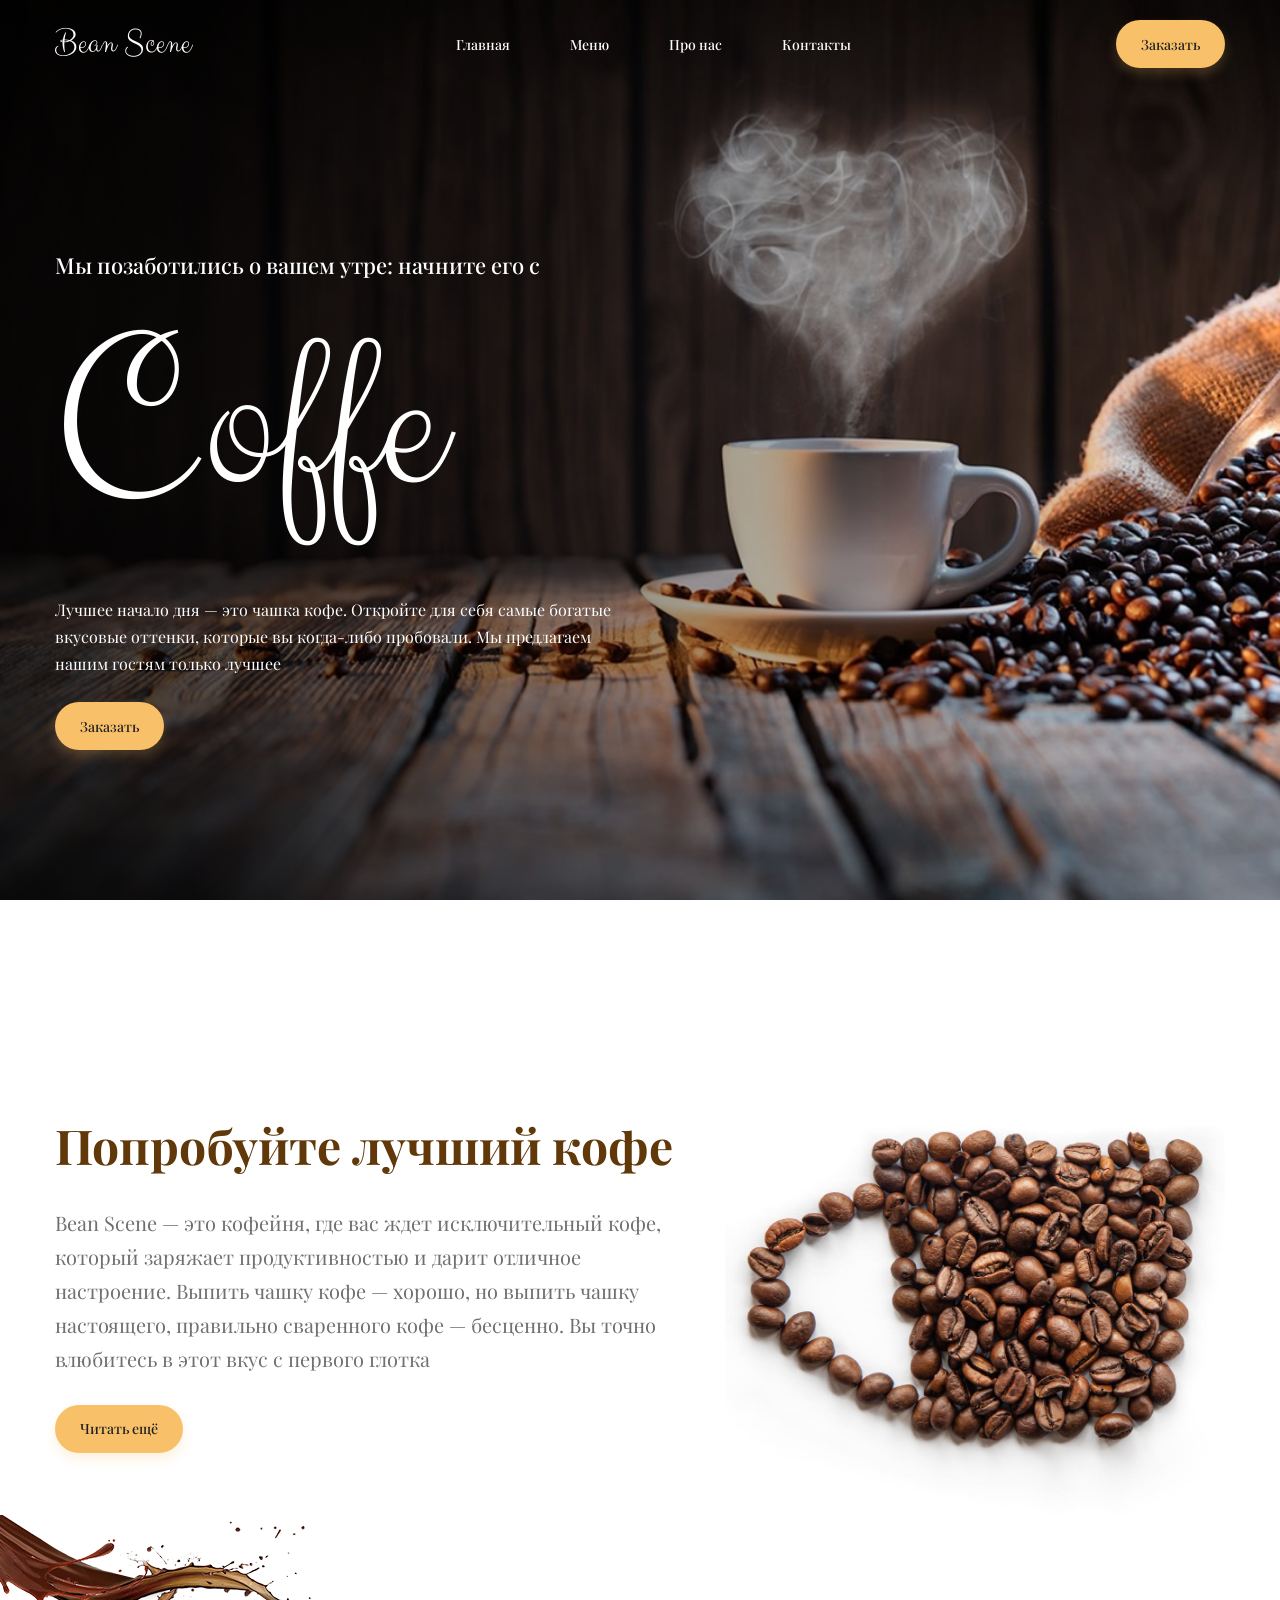
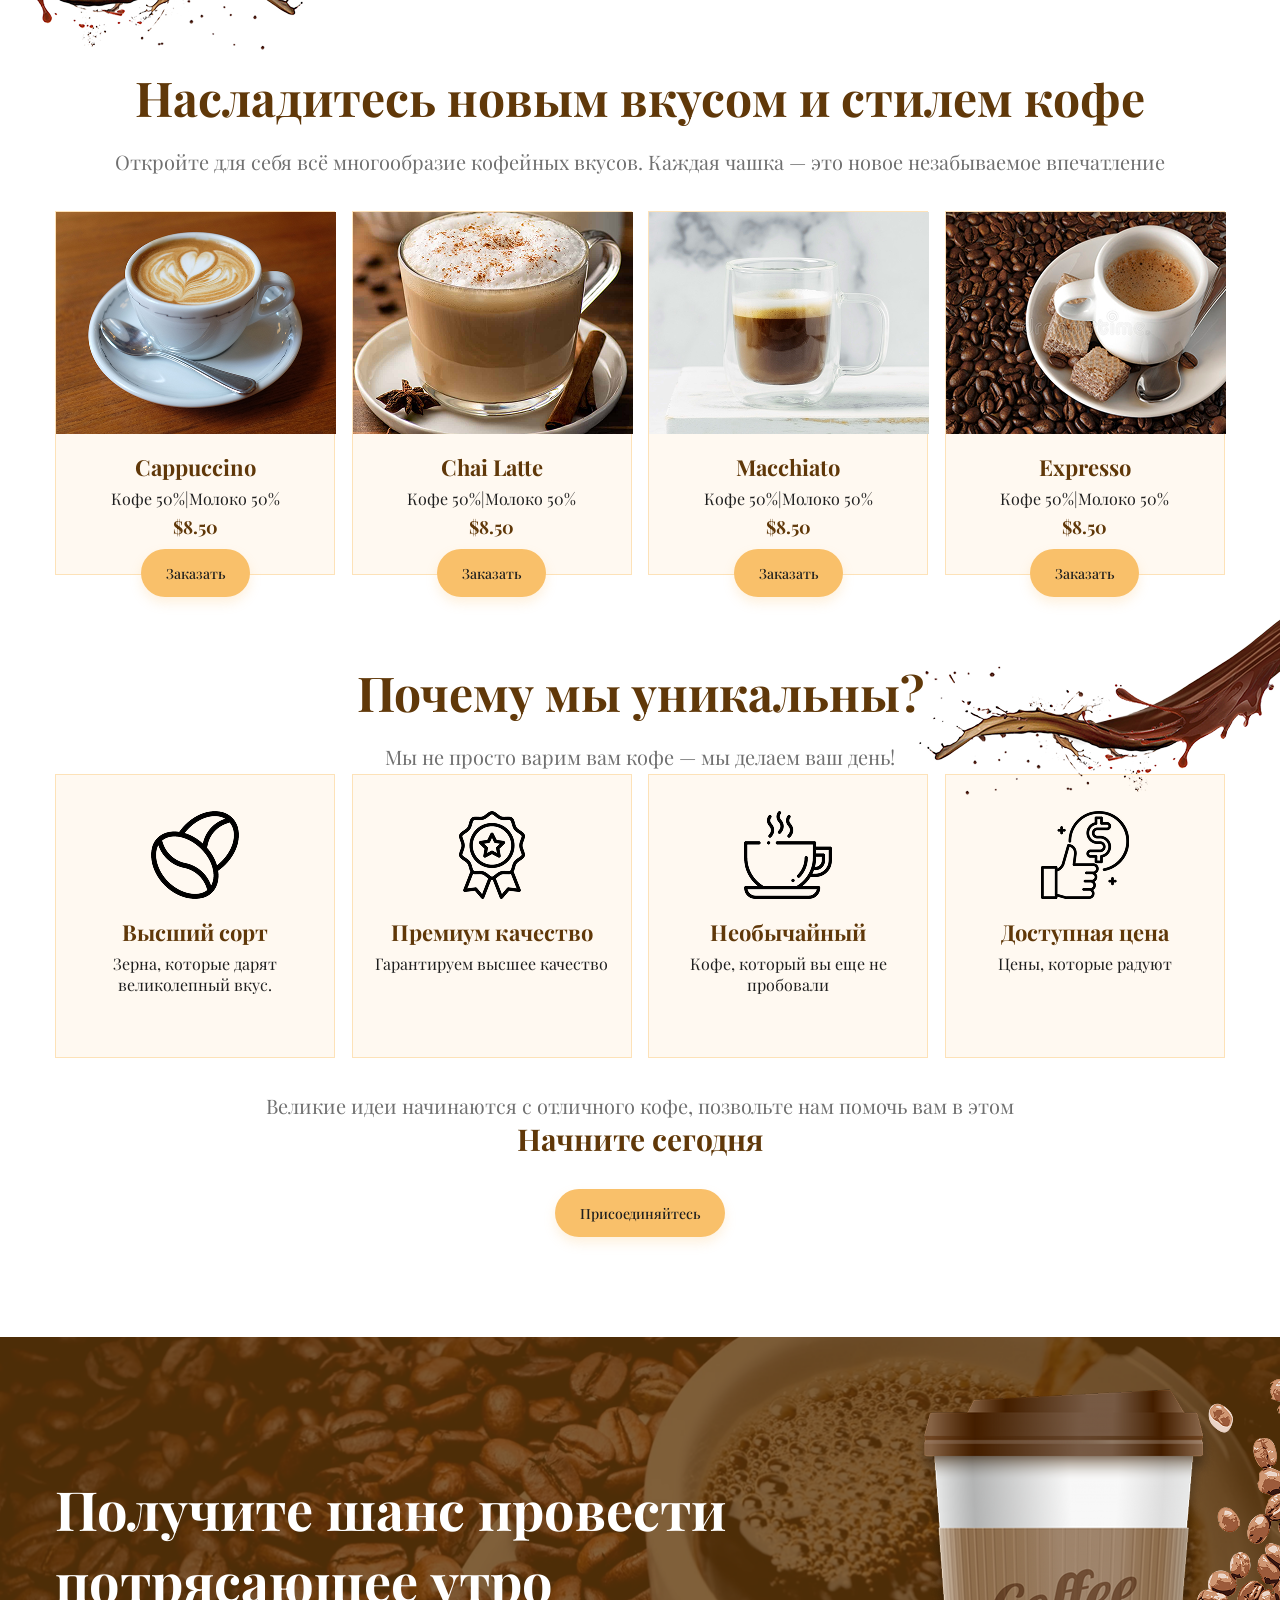
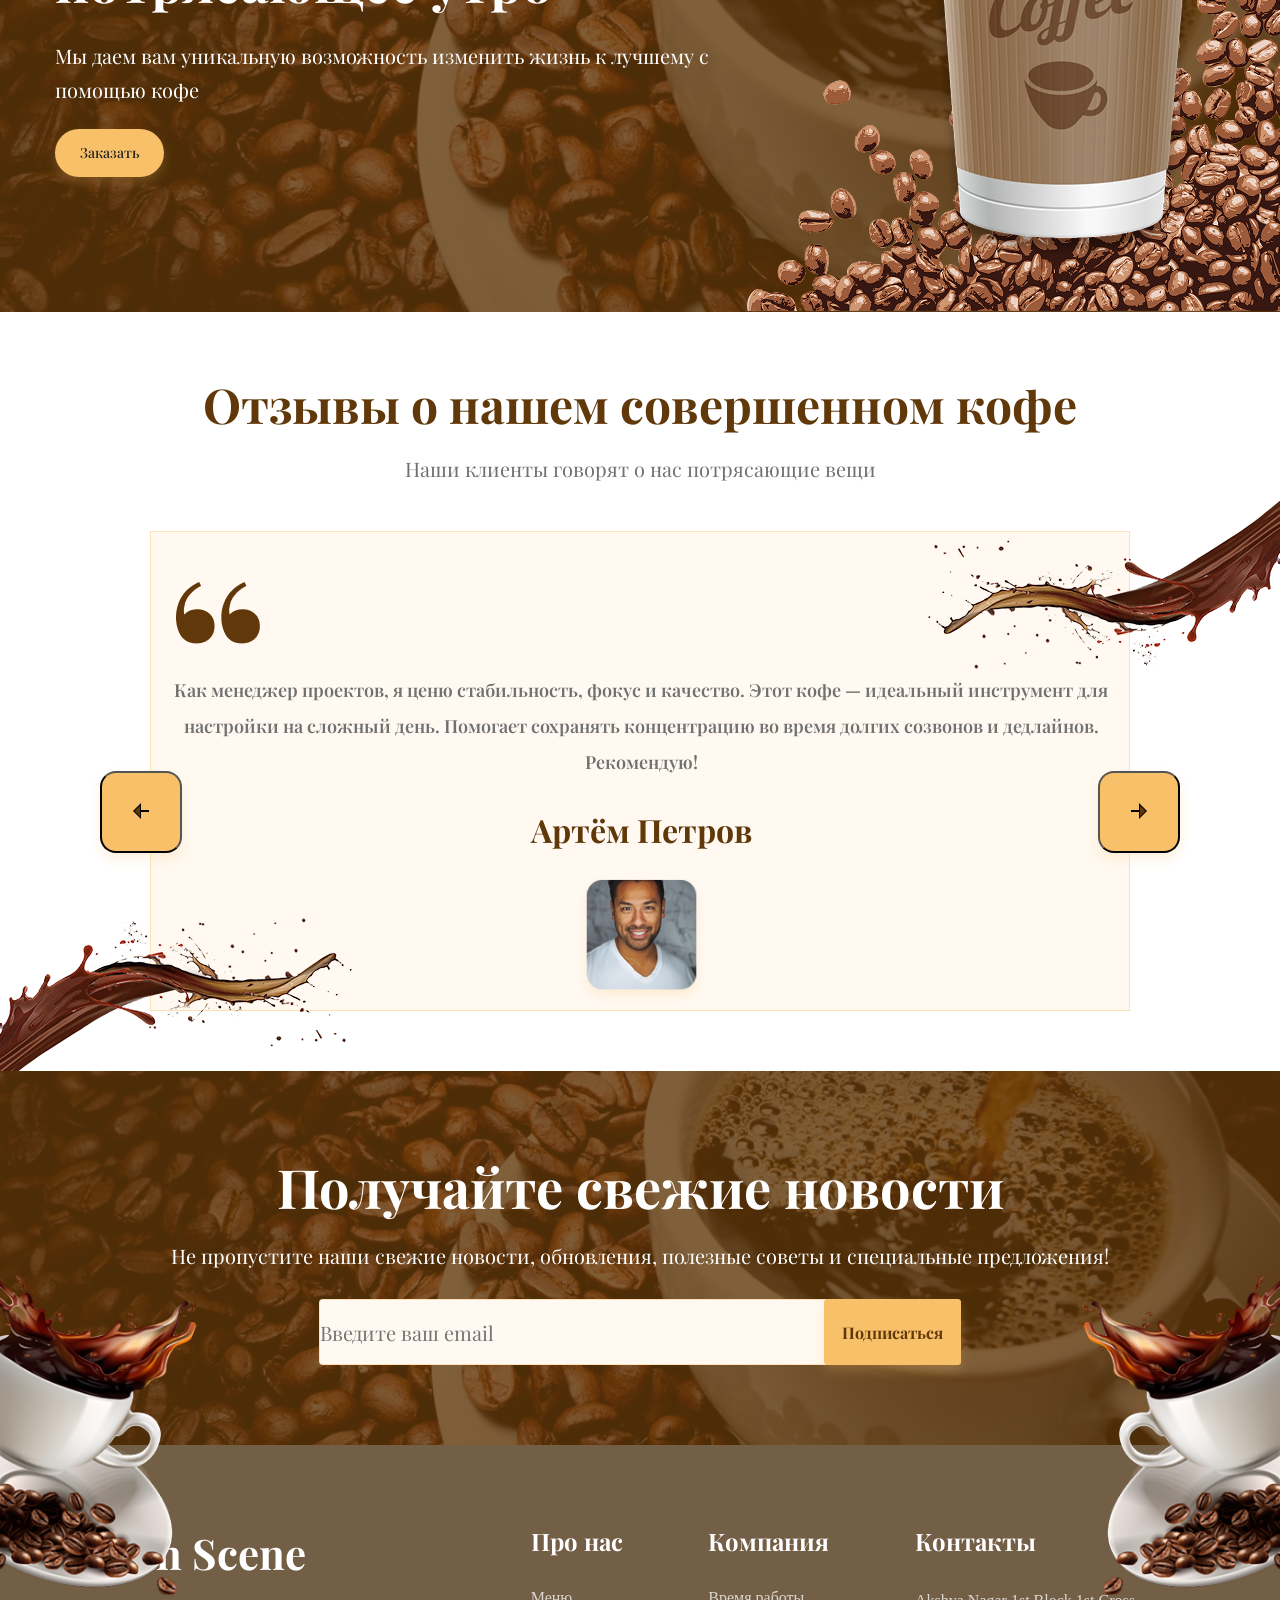
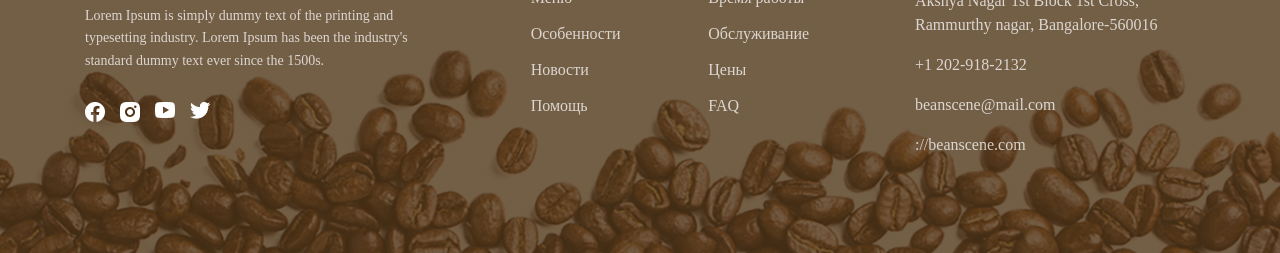
<file: index.html>
<!DOCTYPE html>
<html lang="en">
<head>
    <meta charset="UTF-8">
    <meta name="viewport" content="width=device-width, initial-scale=1.0">
    <title>Base scene</title>
    <link rel="stylesheet" href="style.css">
</head>
<body>
    <header class="header">
        <div class="container">
            <div class="logo">Bean Scene</div>
            <div class="header_link_wrapper">
                <a href="#welcome" class="header_link">Главная</a>
                <a href="#discover" class="header_link">Меню</a> <!-- Ведет к блоку "Попробуйте лучший кофе" -->
                <a href="#feedback" class="header_link">Про нас</a>
                <a href="#footer" class="header_link">Контакты</a>               
            </div>
            <button class="btn_order btn_moble">Заказать</button>
            <button class="burger_menu_btn">
                <span></span>
                <span></span>
                <span></span>
            </button>
            <div class="mobile_menu">
                <button class="close_menu_btn">&times;</button>
                <div class="mobile_link_wrapper">
                    <a href="#welcome" class="mobile_link">Главная</a>
                    <a href="#discover" class="mobile_link">Меню</a>
                    <a href="#feedback" class="mobile_link">Про нас</a>
                    <a href="#footer" class="mobile_link">Контакты</a>
                    <button class="btn_order mobile_btn_order">Заказать</button>
                </div>
            </div>
            
        </div>
    </header>
    <!-- МОДАЛЬНОЕ ОКНО ЗАКАЗА -->
    <div class="modal_order_overlay" id="orderModal">
        <div class="modal_order_body">
            <!-- Кнопка-крестик для закрытия -->
            <button class="modal_order_close">&times;</button>
            
            <h2 class="modal_order_title">Оформить заказ</h2>
            <p class="modal_order_subtitle">Оставьте ваши данные, и наш бариста свяжется с вами для подтверждения заказа.</p>
            
            <!-- Форма-пустышка -->
            <form class="modal_order_form" onsubmit="event.preventDefault();">
                <input type="text" class="modal_order_input" placeholder="Ваше имя" required>
                <input type="tel" class="modal_order_input" placeholder="Номер телефона" required>
                
                <select class="modal_order_input modal_order_select">
                    <option value="espresso">Эспрессо</option>
                    <option value="cappuccino" selected>Капучино</option>
                    <option value="latte">Латте</option>
                    <option value="raf">Раф кофе</option>
                </select>
                
                <button type="submit" class="btn_order modal_order_submit_btn">Отправить заказ</button>
            </form>
        </div>
    </div>

    <section class="welcome" id="welcome">
        <div class="container">
            <h2 class="welcome_morning">Мы позаботились о вашем утре: начните его с</h2>
            <h1 class="welcome_coffe">Coffe</h1>
            <p class="welcome_desk">Лучшее начало дня — это чашка кофе. Откройте для себя самые богатые вкусовые оттенки, которые вы когда-либо пробовали. Мы предлагаем нашим гостям только лучшее</p>
            <button class="btn_order">Заказать</button>
        </div>
    </section>
    <section class="discover">
        <div class="container">
            <div class="discover_wrapper">
                <h1 class="discover_title">Попробуйте лучший кофе</h1>
                <div class="discover_desk">Bean Scene — это кофейня, где вас ждет исключительный кофе, который заряжает продуктивностью и дарит отличное настроение. Выпить чашку кофе — хорошо, но выпить чашку настоящего, правильно сваренного кофе — бесценно. Вы точно влюбитесь в этот вкус с первого глотка</div>
                <button class="btn_order">Читать ещё</button>
            </div>
            <img src="stylized-cup-coffee-out-coffee-beans-flat-lay 1.png" alt="" class="img_disover">
        </div>
    </section>
    <section class="new_coffe" id="discover">
        <div class="container">
            <h1 class="discover_title new_coffe_title">Насладитесь новым вкусом и стилем кофе</h1>
            <p class="discover_desk new_coffe_desk">Откройте для себя всё многообразие кофейных вкусов. Каждая чашка — это новое незабываемое впечатление</p>
            <div class="new_coffe_wrapper">
                <div class="new_coffe_card">
                    <img src="new_cofe_1.png" alt="" class="new_coffe_card_img">
                    <h1 class="new_coffe_card_title">Cappuccino</h1>
                    <p class="new_coffe_card_desk">Кофе 50%|Молоко 50%</p>
                    <div class="new_coffe_card_price">$8.50</div>
                    <button class="btn_order">Заказать</button>
                </div>
                <div class="new_coffe_card">
                    <img src="Rectangle_2.png" alt="" class="new_coffe_card_img">
                    <h1 class="new_coffe_card_title">Chai Latte</h1>
                    <p class="new_coffe_card_desk">Кофе 50%|Молоко 50%</p>
                    <div class="new_coffe_card_price">$8.50</div>
                    <button class="btn_order">Заказать</button>
                </div>
                <div class="new_coffe_card">
                    <img src="Rectangle _3.png" alt="" class="new_coffe_card_img">
                    <h1 class="new_coffe_card_title">Macchiato</h1>
                    <p class="new_coffe_card_desk">Кофе 50%|Молоко 50%</p>
                    <div class="new_coffe_card_price">$8.50</div>
                    <button class="btn_order">Заказать</button>
                </div>
                <div class="new_coffe_card">
                    <img src="Rectangle_4.png" alt="" class="new_coffe_card_img">
                    <h1 class="new_coffe_card_title">Expresso</h1>
                    <p class="new_coffe_card_desk">Кофе 50%|Молоко 50%</p>
                    <div class="new_coffe_card_price">$8.50</div>
                    <button class="btn_order">Заказать</button>
                </div>
            </div>
        </div>
    </section>
    <section class="different">
        <div class="container">
            <h1 class="different_title">Почему мы уникальны?</h1>
            <p class="different_desk">Мы не просто варим вам кофе — мы делаем ваш день!</p>
            <div class="different_card_wrapper">
                <div class="different_card">
                    <img src="card_1.png" alt="" class="img_different_card">
                    <div class="different_card_title">Высший сорт</div>
                    <div class="different_card_desk">Зерна, которые дарят великолепный вкус.</div>
                </div>
                <div class="different_card">
                    <img src="card_2.png" alt="" class="img_different_card">
                    <div class="different_card_title">Премиум качество</div>
                    <div class="different_card_desk">Гарантируем высшее качество</div>
                </div>
                <div class="different_card">
                    <img src="card_3.png" alt="" class="img_different_card">
                    <div class="different_card_title">Необычайный</div>
                    <div class="different_card_desk">Кофе, который вы еще не пробовали</div>
                </div>
                <div class="different_card">
                    <img src="card_4.png" alt="" class="img_different_card">
                    <div class="different_card_title">Доступная цена</div>
                    <div class="different_card_desk">Цены, которые радуют </div>
                </div>
            </div>
            <p class="different_footer_desk">Великие идеи начинаются с отличного кофе, позвольте нам помочь вам в этом</p>
            <div class="different_footer_title">Начните сегодня</div>
            <button class="btn_order btn_different">Присоединяйтесь</button>
        </div>       
    </section>
    <section class="get">
        <div class="container">
            <div class="get_text">
                <div class="get_title">Получите шанс провести потрясающее утро</div>
                <div class="get_desk">Мы даем вам уникальную возможность изменить жизнь к лучшему с помощью кофе</div>
                <button class="btn_order">Заказать</button>
            </div>
            <div class="get_img_wrapper">
                <img src="cup.png" alt="" class="get_img">
            </div>           
        </div>
    </section>
    <section class="feedback" id="feedback">
        <div class="container">
            <div class="feedback_title">
                Отзывы о нашем совершенном кофе
            </div>
            <div class="feedback_desk">Наши клиенты говорят о нас потрясающие вещи</div>
            <div class="slider_window">
                <div class="slider">
                    <div class="slider_track">
                        <div class="slider_item">
                            <img src="hg.png" alt="" class="slider_img">
                            <div class="slider_text">
                                <div class="slider_feedback">Как менеджер проектов, я ценю стабильность, фокус и качество. Этот кофе — идеальный инструмент для настройки на сложный день. Помогает сохранять концентрацию во время долгих созвонов и дедлайнов. Рекомендую!</div>
                                <div class="slider_name">Артём Петров</div>
                                <img src="photo_1.png" alt="" class="img_feedback">
                            </div>
                        </div>
                        <div class="slider_item">
                            <img src="hg.png" alt="" class="slider_img">
                            <div class="slider_text">
                                <div class="slider_feedback">Я довольно привередлив в выборе эспрессо, но Bean Scene приятно удивили. Правильная плотная крема, идеальный баланс кислинки и горчинки, чувствуется благородный сорт и свежая обжарка. Видно, что ребята не просто продают напитки, а любят кофейную культуру. Однозначно пять звезд за качество зерна.</div>
                                <div class="slider_name">Егор Лукашук</div>
                                <img src="photo_w.jpg" alt="" class="img_feedback">
                            </div>
                        </div>
                        <div class="slider_item">
                            <img src="hg.png" alt="" class="slider_img">
                            <div class="slider_text">
                                <div class="slider_feedback">Настоящая находка для тех, кто работает на удаленке. Вкус у рафа просто бомбический — мягкий, сливочный, без лишней приторности. Но главное здесь — это атмосфера. Спокойная музыка, вежливые бариста, которые помнят твоё имя, и потрясающий аромат зерен. Место, куда хочется возвращаться за вдохновением!</div>
                                <div class="slider_name">Гриша Липовый</div>
                                <img src="photo_2.jpg" alt="" class="img_feedback">
                            </div>
                        </div>
                    </div>
                </div>
                <div class="slider_controls">
                    <button class="feedback_back" style="transform: scaleX(-1)"><img src="Vector.png" alt=""></button>
                    <button class="feedback_next"><img src="Vector.png" alt=""></button>
                </div>
            </div>
            
            
        </div>

    </section>
    <div class="cupep">
    <section class="email">
            <div class="container">
                <div class="email_title">Получайте свежие новости</div>
                <div class="email_desk">Не пропустите наши свежие новости, обновления, полезные советы и специальные предложения!</div>
                <div class="email_wraper">
                    <input type="email" class="email_input" placeholder="Введите ваш email">
                    <button class="email_btn">Подписаться</button>
                </div>
            </div>
        </section>
        <footer class="footer"  id="footer">
            <div class="container footer_container">
                
                <!-- Колонка 1: О бренде и соцсети -->
                <div class="footer_column footer_brand">
                    <h2 class="footer_logo">Bean Scene</h2>
                    <p class="footer_text">
                        Lorem Ipsum is simply dummy text of the printing and typesetting industry. 
                        Lorem Ipsum has been the industry's standard dummy text ever since the 1500s.
                    </p>
                    <div class="social_icons">
                        <a href="#" class="social_link"><img src="face.png" alt="Facebook"></a>
                        <a href="#" class="social_link"><img src="insta.png" alt="Instagram"></a>
                        <a href="#" class="social_link"><img src="you.png" alt="YouTube"></a>
                        <a href="#" class="social_link"><img src="twit.png" alt="Twitter"></a>
                    </div>
                </div>

                <!-- Колонка 2: Навигация About -->
                <div class="footer_column">
                    <h3 class="footer_title">Про нас</h3>
                    <ul class="footer_list">
                        <li><a href="#" class="footer_link">Меню</a></li>
                        <li><a href="#" class="footer_link">Особенности</a></li>
                        <li><a href="#" class="footer_link">Новости</a></li>
                        <li><a href="#" class="footer_link">Помощь</a></li>
                    </ul>
                </div>

                <!-- Колонка 3: Навигация Company -->
                <div class="footer_column">
                    <h3 class="footer_title">Компания</h3>
                    <ul class="footer_list">
                        <li><a href="#" class="footer_link">Время работы</a></li>
                        <li><a href="#" class="footer_link">Обслуживание</a></li>
                        <li><a href="#" class="footer_link">Цены</a></li>
                        <li><a href="#" class="footer_link">FAQ</a></li>
                    </ul>
                </div>

                <!-- Колонка 4: Контакты -->
                <div class="footer_column footer_contacts" >
                    <h3 class="footer_title">Контакты</h3>
                    <p class="footer_info">Akshya Nagar 1st Block 1st Cross, Rammurthy nagar, Bangalore-560016</p>
                    <p class="footer_info"><a href="tel:+12029182132" class="footer_link">+1 202-918-2132</a></p>
                    <p class="footer_info"><a href="mailto:beanscene@mail.com" class="footer_link">beanscene@mail.com</a></p>
                    <p class="footer_info"><a href="https://beanscene.com" target="_blank" class="footer_link">://beanscene.com</a></p>
                </div>

            </div>
    </footer>
    </div>
    

    <script src="js.js"></script>
</body>
</html>
</file>
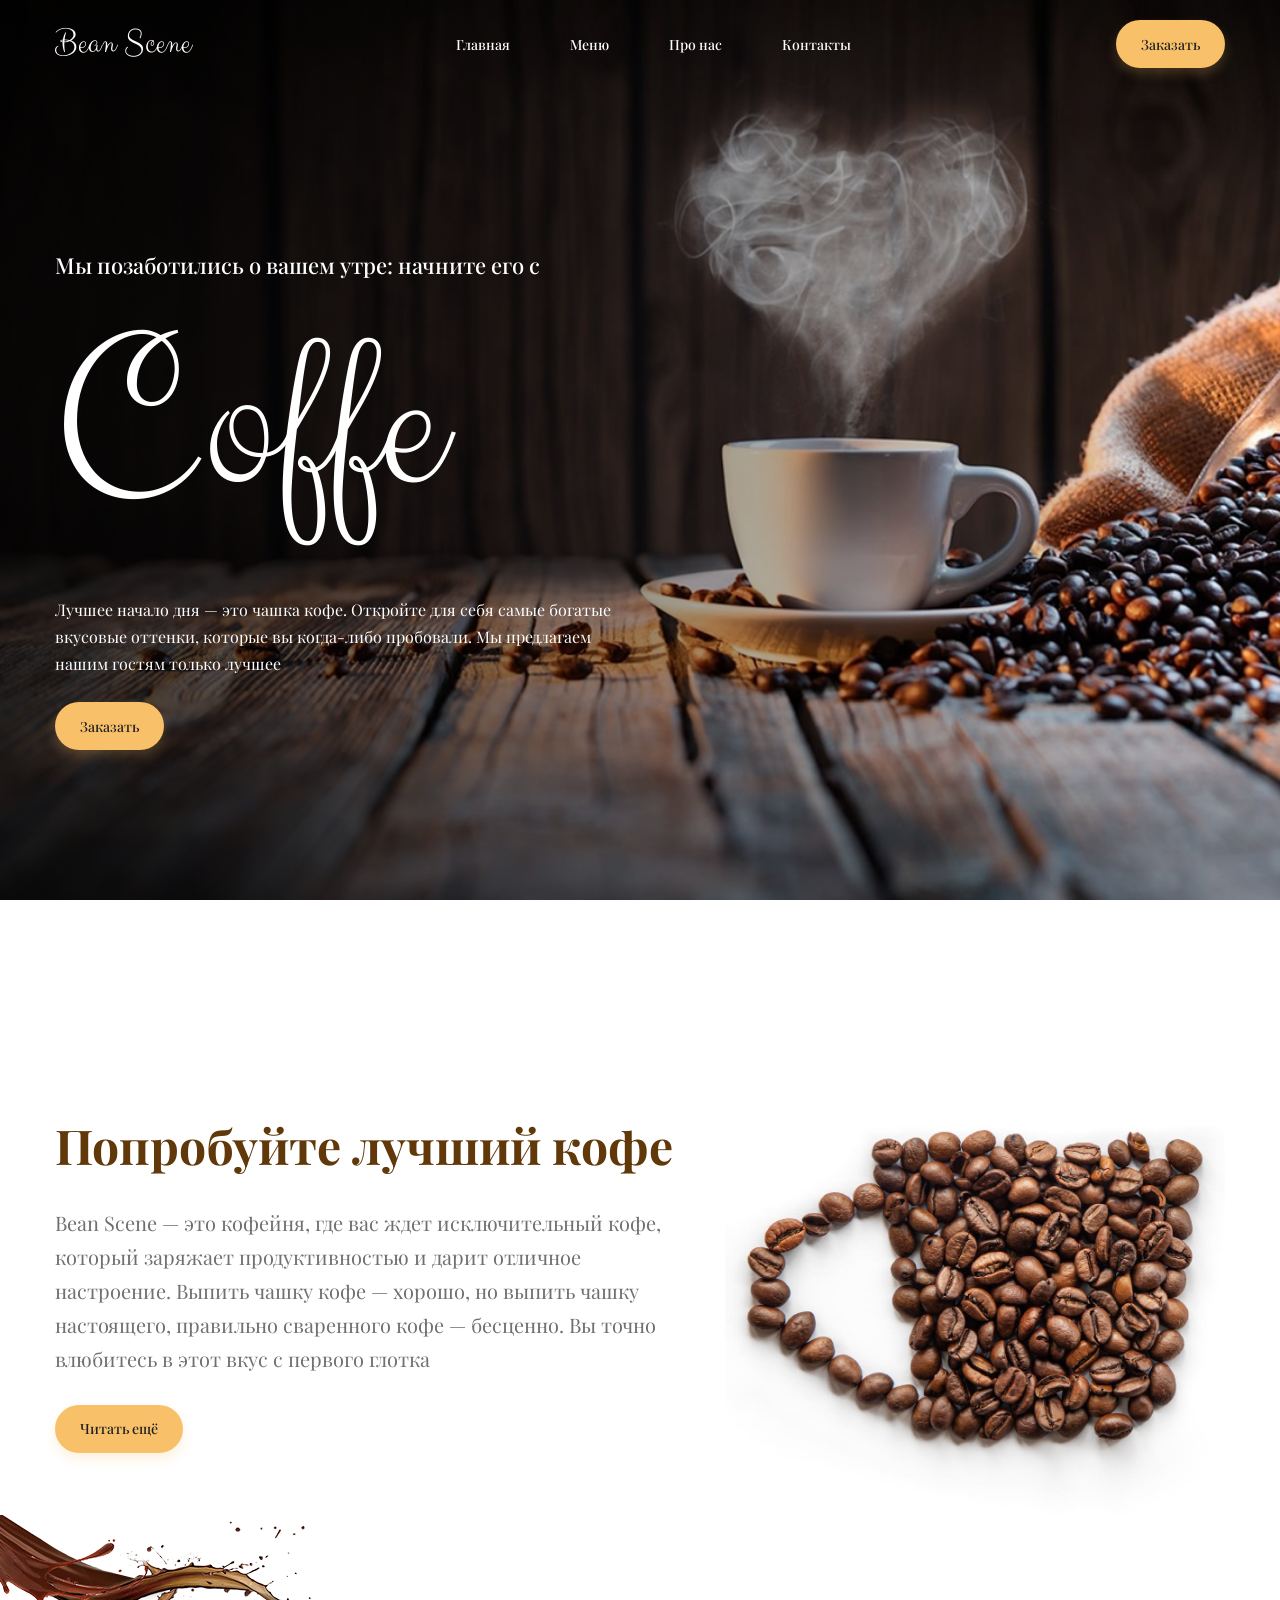
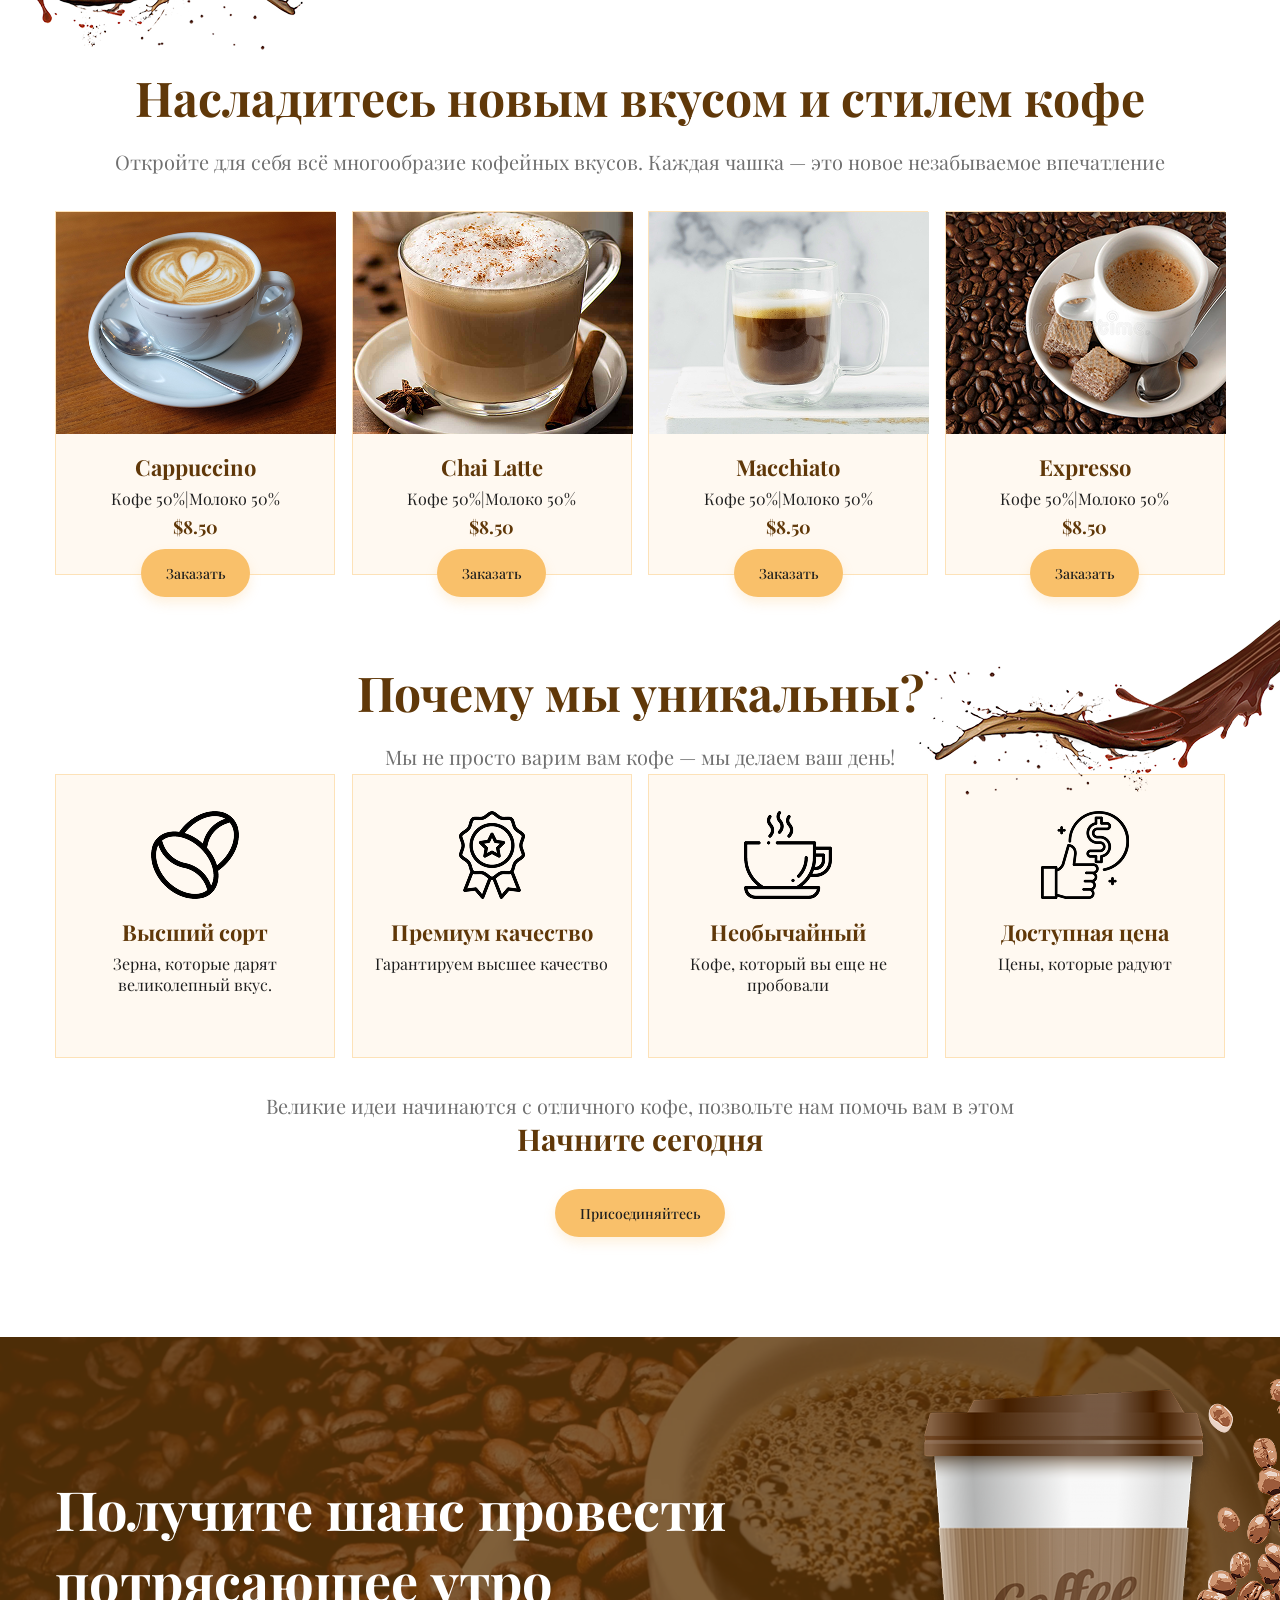
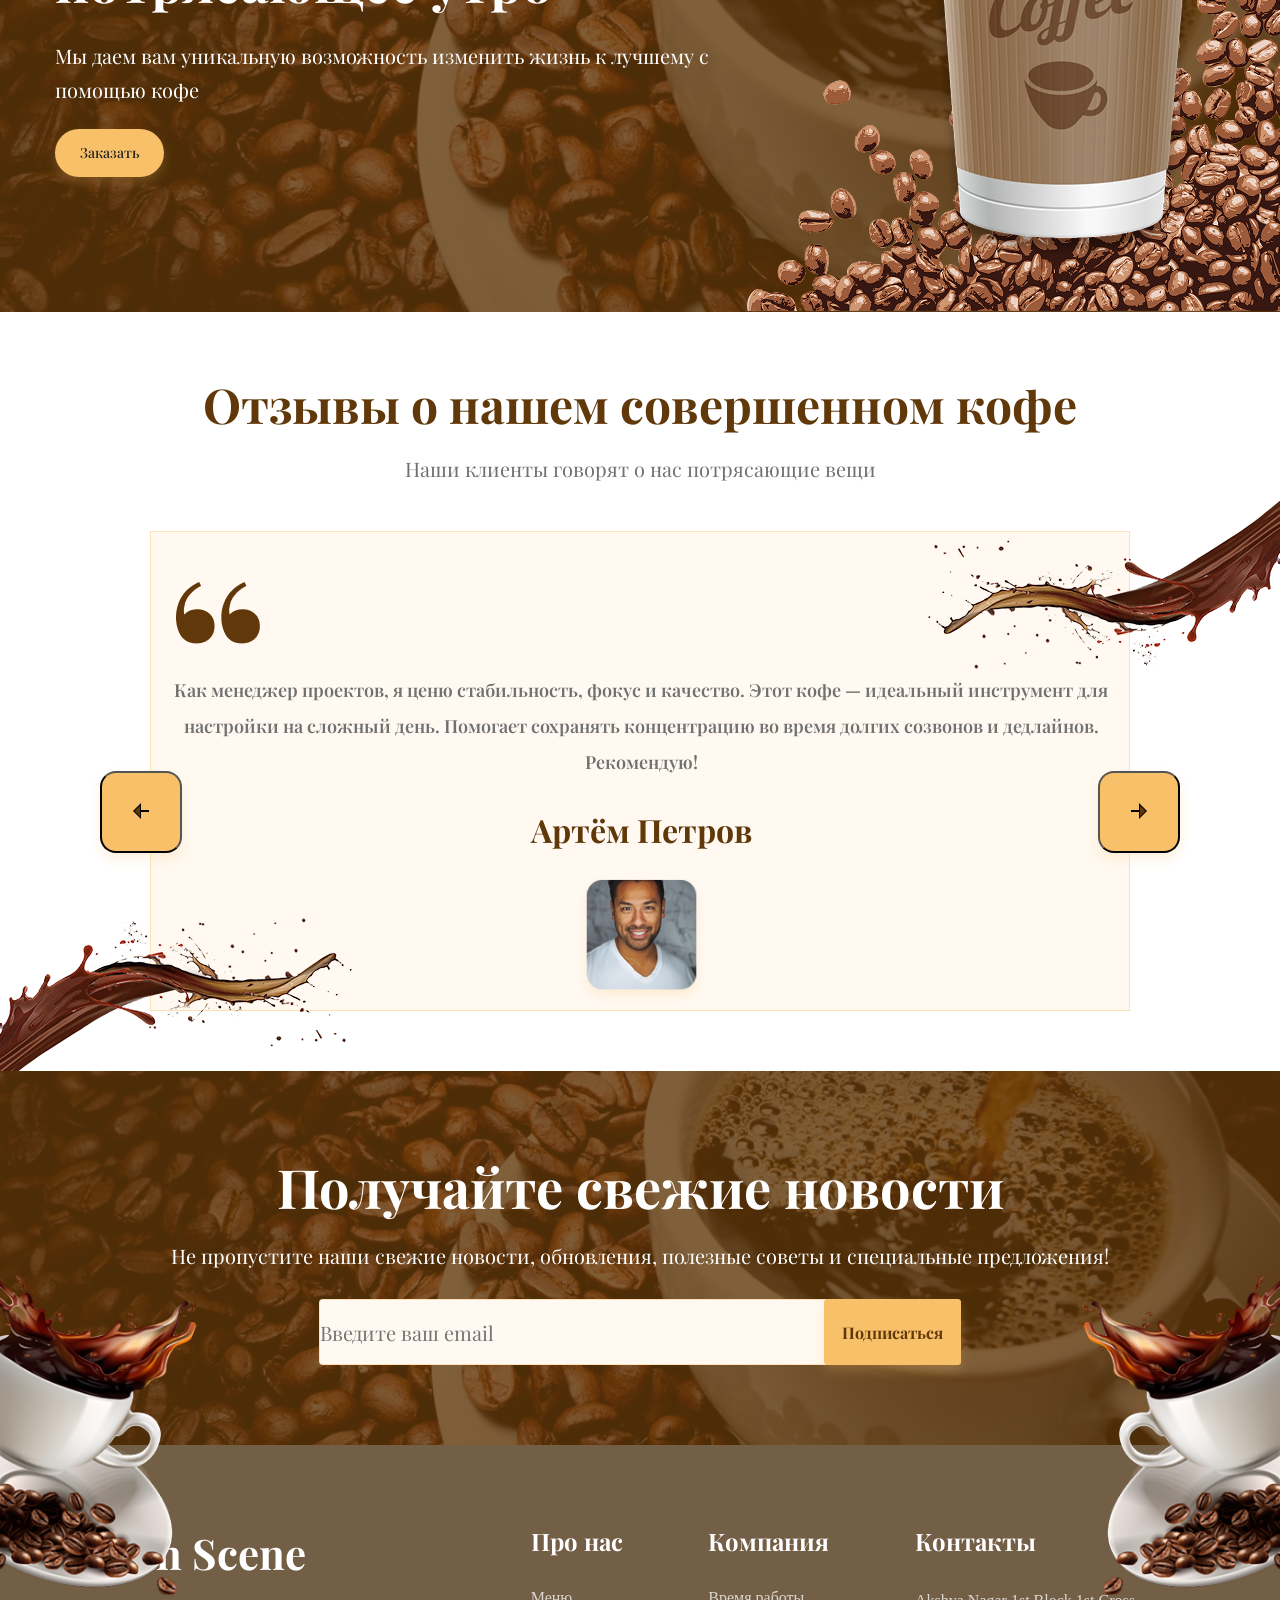
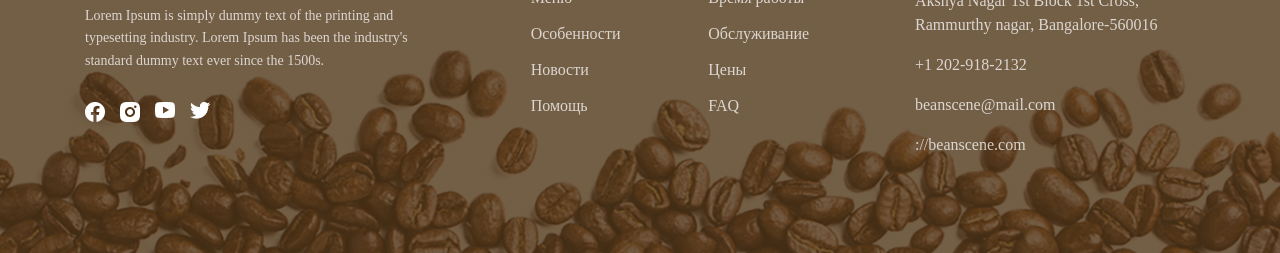
<file: cafe.html>
<!DOCTYPE html>
<html lang="en">
<head>
    <meta charset="UTF-8">
    <meta name="viewport" content="width=device-width, initial-scale=1.0">
    <title>Document</title>
    <link rel="stylesheet" href="style.css">
</head>
<body>
    <header class="header">
        <div class="container">
            <div class="logo">Bean Scene</div>
            <div class="header_link_wrapper">
                <a href="#welcome" class="header_link">Главная</a>
                <a href="#discover" class="header_link">Меню</a> <!-- Ведет к блоку "Попробуйте лучший кофе" -->
                <a href="#feedback" class="header_link">Про нас</a>
                <a href="#footer" class="header_link">Контакты</a>               
            </div>
            <button class="btn_order btn_moble">Заказать</button>
            <button class="burger_menu_btn">
                <span></span>
                <span></span>
                <span></span>
            </button>
            <div class="mobile_menu">
                <button class="close_menu_btn">&times;</button>
                <div class="mobile_link_wrapper">
                    <a href="#welcome" class="mobile_link">Главная</a>
                    <a href="#discover" class="mobile_link">Меню</a>
                    <a href="#feedback" class="mobile_link">Про нас</a>
                    <a href="#footer" class="mobile_link">Контакты</a>
                    <button class="btn_order mobile_btn_order">Заказать</button>
                </div>
            </div>
            
        </div>
    </header>
    <!-- МОДАЛЬНОЕ ОКНО ЗАКАЗА -->
    <div class="modal_order_overlay" id="orderModal">
        <div class="modal_order_body">
            <!-- Кнопка-крестик для закрытия -->
            <button class="modal_order_close">&times;</button>
            
            <h2 class="modal_order_title">Оформить заказ</h2>
            <p class="modal_order_subtitle">Оставьте ваши данные, и наш бариста свяжется с вами для подтверждения заказа.</p>
            
            <!-- Форма-пустышка -->
            <form class="modal_order_form" onsubmit="event.preventDefault();">
                <input type="text" class="modal_order_input" placeholder="Ваше имя" required>
                <input type="tel" class="modal_order_input" placeholder="Номер телефона" required>
                
                <select class="modal_order_input modal_order_select">
                    <option value="espresso">Эспрессо</option>
                    <option value="cappuccino" selected>Капучино</option>
                    <option value="latte">Латте</option>
                    <option value="raf">Раф кофе</option>
                </select>
                
                <button type="submit" class="btn_order modal_order_submit_btn">Отправить заказ</button>
            </form>
        </div>
    </div>

    <section class="welcome" id="welcome">
        <div class="container">
            <h2 class="welcome_morning">Мы позаботились о вашем утре: начните его с</h2>
            <h1 class="welcome_coffe">Coffe</h1>
            <p class="welcome_desk">Лучшее начало дня — это чашка кофе. Откройте для себя самые богатые вкусовые оттенки, которые вы когда-либо пробовали. Мы предлагаем нашим гостям только лучшее</p>
            <button class="btn_order">Заказать</button>
        </div>
    </section>
    <section class="discover">
        <div class="container">
            <div class="discover_wrapper">
                <h1 class="discover_title">Попробуйте лучший кофе</h1>
                <div class="discover_desk">Bean Scene — это кофейня, где вас ждет исключительный кофе, который заряжает продуктивностью и дарит отличное настроение. Выпить чашку кофе — хорошо, но выпить чашку настоящего, правильно сваренного кофе — бесценно. Вы точно влюбитесь в этот вкус с первого глотка</div>
                <button class="btn_order">Читать ещё</button>
            </div>
            <img src="stylized-cup-coffee-out-coffee-beans-flat-lay 1.png" alt="" class="img_disover">
        </div>
    </section>
    <section class="new_coffe" id="discover">
        <div class="container">
            <h1 class="discover_title new_coffe_title">Насладитесь новым вкусом и стилем кофе</h1>
            <p class="discover_desk new_coffe_desk">Откройте для себя всё многообразие кофейных вкусов. Каждая чашка — это новое незабываемое впечатление</p>
            <div class="new_coffe_wrapper">
                <div class="new_coffe_card">
                    <img src="new_cofe_1.png" alt="" class="new_coffe_card_img">
                    <h1 class="new_coffe_card_title">Cappuccino</h1>
                    <p class="new_coffe_card_desk">Кофе 50%|Молоко 50%</p>
                    <div class="new_coffe_card_price">$8.50</div>
                    <button class="btn_order">Заказать</button>
                </div>
                <div class="new_coffe_card">
                    <img src="Rectangle_2.png" alt="" class="new_coffe_card_img">
                    <h1 class="new_coffe_card_title">Chai Latte</h1>
                    <p class="new_coffe_card_desk">Кофе 50%|Молоко 50%</p>
                    <div class="new_coffe_card_price">$8.50</div>
                    <button class="btn_order">Заказать</button>
                </div>
                <div class="new_coffe_card">
                    <img src="Rectangle _3.png" alt="" class="new_coffe_card_img">
                    <h1 class="new_coffe_card_title">Macchiato</h1>
                    <p class="new_coffe_card_desk">Кофе 50%|Молоко 50%</p>
                    <div class="new_coffe_card_price">$8.50</div>
                    <button class="btn_order">Заказать</button>
                </div>
                <div class="new_coffe_card">
                    <img src="Rectangle_4.png" alt="" class="new_coffe_card_img">
                    <h1 class="new_coffe_card_title">Expresso</h1>
                    <p class="new_coffe_card_desk">Кофе 50%|Молоко 50%</p>
                    <div class="new_coffe_card_price">$8.50</div>
                    <button class="btn_order">Заказать</button>
                </div>
            </div>
        </div>
    </section>
    <section class="different">
        <div class="container">
            <h1 class="different_title">Почему мы уникальны?</h1>
            <p class="different_desk">Мы не просто варим вам кофе — мы делаем ваш день!</p>
            <div class="different_card_wrapper">
                <div class="different_card">
                    <img src="card_1.png" alt="" class="img_different_card">
                    <div class="different_card_title">Высший сорт</div>
                    <div class="different_card_desk">Зерна, которые дарят великолепный вкус.</div>
                </div>
                <div class="different_card">
                    <img src="card_2.png" alt="" class="img_different_card">
                    <div class="different_card_title">Премиум качество</div>
                    <div class="different_card_desk">Гарантируем высшее качество</div>
                </div>
                <div class="different_card">
                    <img src="card_3.png" alt="" class="img_different_card">
                    <div class="different_card_title">Необычайный</div>
                    <div class="different_card_desk">Кофе, который вы еще не пробовали</div>
                </div>
                <div class="different_card">
                    <img src="card_4.png" alt="" class="img_different_card">
                    <div class="different_card_title">Доступная цена</div>
                    <div class="different_card_desk">Цены, которые радуют </div>
                </div>
            </div>
            <p class="different_footer_desk">Великие идеи начинаются с отличного кофе, позвольте нам помочь вам в этом</p>
            <div class="different_footer_title">Начните сегодня</div>
            <button class="btn_order btn_different">Присоединяйтесь</button>
        </div>       
    </section>
    <section class="get">
        <div class="container">
            <div class="get_text">
                <div class="get_title">Получите шанс провести потрясающее утро</div>
                <div class="get_desk">Мы даем вам уникальную возможность изменить жизнь к лучшему с помощью кофе</div>
                <button class="btn_order">Заказать</button>
            </div>
            <div class="get_img_wrapper">
                <img src="cup.png" alt="" class="get_img">
            </div>           
        </div>
    </section>
    <section class="feedback" id="feedback">
        <div class="container">
            <div class="feedback_title">
                Отзывы о нашем совершенном кофе
            </div>
            <div class="feedback_desk">Наши клиенты говорят о нас потрясающие вещи</div>
            <div class="slider_window">
                <div class="slider">
                    <div class="slider_track">
                        <div class="slider_item">
                            <img src="hg.png" alt="" class="slider_img">
                            <div class="slider_text">
                                <div class="slider_feedback">Как менеджер проектов, я ценю стабильность, фокус и качество. Этот кофе — идеальный инструмент для настройки на сложный день. Помогает сохранять концентрацию во время долгих созвонов и дедлайнов. Рекомендую!</div>
                                <div class="slider_name">Артём Петров</div>
                                <img src="photo_1.png" alt="" class="img_feedback">
                            </div>
                        </div>
                        <div class="slider_item">
                            <img src="hg.png" alt="" class="slider_img">
                            <div class="slider_text">
                                <div class="slider_feedback">Я довольно привередлив в выборе эспрессо, но Bean Scene приятно удивили. Правильная плотная крема, идеальный баланс кислинки и горчинки, чувствуется благородный сорт и свежая обжарка. Видно, что ребята не просто продают напитки, а любят кофейную культуру. Однозначно пять звезд за качество зерна.</div>
                                <div class="slider_name">Егор Лукашук</div>
                                <img src="photo_w.jpg" alt="" class="img_feedback">
                            </div>
                        </div>
                        <div class="slider_item">
                            <img src="hg.png" alt="" class="slider_img">
                            <div class="slider_text">
                                <div class="slider_feedback">Настоящая находка для тех, кто работает на удаленке. Вкус у рафа просто бомбический — мягкий, сливочный, без лишней приторности. Но главное здесь — это атмосфера. Спокойная музыка, вежливые бариста, которые помнят твоё имя, и потрясающий аромат зерен. Место, куда хочется возвращаться за вдохновением!</div>
                                <div class="slider_name">Гриша Липовый</div>
                                <img src="photo_2.jpg" alt="" class="img_feedback">
                            </div>
                        </div>
                    </div>
                </div>
                <div class="slider_controls">
                    <button class="feedback_back" style="transform: scaleX(-1)"><img src="Vector.png" alt=""></button>
                    <button class="feedback_next"><img src="Vector.png" alt=""></button>
                </div>
            </div>
            
            
        </div>

    </section>
    <div class="cupep">
    <section class="email">
            <div class="container">
                <div class="email_title">Получайте свежие новости</div>
                <div class="email_desk">Не пропустите наши свежие новости, обновления, полезные советы и специальные предложения!</div>
                <div class="email_wraper">
                    <input type="email" class="email_input" placeholder="Введите ваш email">
                    <button class="email_btn">Подписаться</button>
                </div>
            </div>
        </section>
        <footer class="footer"  id="footer">
            <div class="container footer_container">
                
                <!-- Колонка 1: О бренде и соцсети -->
                <div class="footer_column footer_brand">
                    <h2 class="footer_logo">Bean Scene</h2>
                    <p class="footer_text">
                        Lorem Ipsum is simply dummy text of the printing and typesetting industry. 
                        Lorem Ipsum has been the industry's standard dummy text ever since the 1500s.
                    </p>
                    <div class="social_icons">
                        <a href="#" class="social_link"><img src="face.png" alt="Facebook"></a>
                        <a href="#" class="social_link"><img src="insta.png" alt="Instagram"></a>
                        <a href="#" class="social_link"><img src="you.png" alt="YouTube"></a>
                        <a href="#" class="social_link"><img src="twit.png" alt="Twitter"></a>
                    </div>
                </div>

                <!-- Колонка 2: Навигация About -->
                <div class="footer_column">
                    <h3 class="footer_title">Про нас</h3>
                    <ul class="footer_list">
                        <li><a href="#" class="footer_link">Меню</a></li>
                        <li><a href="#" class="footer_link">Особенности</a></li>
                        <li><a href="#" class="footer_link">Новости</a></li>
                        <li><a href="#" class="footer_link">Помощь</a></li>
                    </ul>
                </div>

                <!-- Колонка 3: Навигация Company -->
                <div class="footer_column">
                    <h3 class="footer_title">Компания</h3>
                    <ul class="footer_list">
                        <li><a href="#" class="footer_link">Время работы</a></li>
                        <li><a href="#" class="footer_link">Обслуживание</a></li>
                        <li><a href="#" class="footer_link">Цены</a></li>
                        <li><a href="#" class="footer_link">FAQ</a></li>
                    </ul>
                </div>

                <!-- Колонка 4: Контакты -->
                <div class="footer_column footer_contacts" >
                    <h3 class="footer_title">Контакты</h3>
                    <p class="footer_info">Akshya Nagar 1st Block 1st Cross, Rammurthy nagar, Bangalore-560016</p>
                    <p class="footer_info"><a href="tel:+12029182132" class="footer_link">+1 202-918-2132</a></p>
                    <p class="footer_info"><a href="mailto:beanscene@mail.com" class="footer_link">beanscene@mail.com</a></p>
                    <p class="footer_info"><a href="https://beanscene.com" target="_blank" class="footer_link">://beanscene.com</a></p>
                </div>

            </div>
    </footer>
    </div>
    

    <script src="js.js"></script>
</body>
</html>
</file>
<file: style.css>
@import url('https://fonts.googleapis.com/css2?family=Playfair+Display:ital,wght@0,400..900;1,400..900&display=swap');
@import url('https://fonts.googleapis.com/css2?family=Clicker+Script&display=swap');

html {
    scroll-behavior: smooth; /* Включает плавную анимацию прокрутки по всему сайту */
}
*, *::before, *::after {
  box-sizing: border-box; 
  margin: 0;              
  padding: 0;            
}
.container {
  max-width: 1200px;     
  width: 100%;           
  margin: 0 auto;        
  padding: 0 15px;       
}

.header {
    background-color: black;
    padding: 20px 0;
    position: absolute;  
    top: 0;
    left: 0;
    width: 100%;
    z-index: 10;         
    background: transparent; 
    padding: 20px 0;
}

.header .container {
    display: flex;
    align-items: center;
    justify-content: space-between;
}

.logo {
    font-family: "Clicker Script", cursive;
    font-weight: 400;
    font-size: 35px;
    color: #fff;
}
.header_link_wrapper {
    display: flex;
    gap: 60px;
}
.header_link {
    font-family: "Playfair Display", serif;
    color: #fff;
    text-decoration: none;
    font-weight: 500;
    font-size: 14px;
    transition: all 0.3s ease;
}

.header_link:hover {
    color: gray;
}

.btn_order {
    font-family: "Playfair Display", serif;
    font-weight: 500;
    font-size: 14px;
    color: #1e1e1e;
    border-radius: 24px;
    height: 48px;
    padding: 0 25px; 
    display: inline-flex;
    align-items: center;
    justify-content: center;
    border: none; 
    cursor: pointer;
    box-shadow: 0 6px 12px 0 rgba(249, 192, 106, 0.22);
    background: #f9c06a;
    transition: all 0.3s ease;
}

.btn_order:hover{
    transform: translateY(-3px);
}

.welcome {
    position: relative;
    background-image: url('coffee_image.png'); 
    background-repeat: no-repeat;
    background-position: center; 
    background-size: cover;      
    min-height: 100vh;          
    display: flex;
    align-items: center;
    padding-top: 100px;         
    
}
.welcome .container {
    position: relative;
    z-index: 2; 
}
.welcome::before {
    content: "";
    position: absolute;
    top: 0;
    left: 0;
    width: 100%;
    height: 100%;
    background: linear-gradient(to right, rgba(0, 0, 0, 0.8) 0%, rgba(0, 0, 0, 0) 100%);
    z-index: 1; 
}

.welcome_morning {
    font-family: "Playfair Display", serif;
    font-weight: 500;
    font-size: 22px;
    color: #fff;
}
.welcome_coffe {
    font-family: "Clicker Script", cursive;
    font-weight: 400;
    font-size: 220px;
    color: #fff;
    
}
.welcome_desk {
   padding: 25px 0;
    font-family: "Playfair Display", serif;
    font-weight: 400;
    font-size: 16px;
    line-height: 170%;
    color: #fff;
    width: 588px;
}
.discover{
    padding-top: 150px;
    
}

.discover .container{
    display: flex;
    justify-content: space-between;
    align-items: center; 
    gap: 40px;
    
}
 
.discover_title {
    font-family: "Playfair Display", serif;
    font-weight: 700;
    font-size: 48px;
    color: #603809;
    padding-bottom: 29px;
}
.discover_desk {
    font-family: "Playfair Display", serif;
    font-weight: 400;
    font-size: 20px;
    line-height: 170%;
    color: #707070;
    padding-bottom: 29px;
}

.img_disover {
    max-width: 100%;    
    height: auto;       
    display: block;
}

.new_coffe {
    padding-top: 150px;
    padding-bottom: 85px;
    position: relative;
    overflow: hidden;
}


.new_coffe_title {
    text-align: center;
    padding-bottom: 16px;
    
}

.new_coffe::after{
    position: absolute;
    background-image: url("coffee_blast.png");
    content: "";
    top: -120px;
    left: -50px;
    width: 498px;
    height: 272px;
    background-size: contain; 
    background-repeat: no-repeat;
    background-position: top left;
    z-index: 1;

}

.new_coffe_desk {
    text-align: center;
    padding-bottom: 32px;
}
.new_coffe_wrapper {
    display: flex;
    justify-content: space-between;
    
}
.new_coffe_card {
    background-color: #FFF9F1;
    border: 1px solid rgba(249, 192, 106, 0.42);
    width: 280px;
    height: 364px;
    text-align: center;
}

.new_coffe_card_title {
    font-family: "Playfair Display", serif;
    font-weight: 700;
    font-size: 22px;
    color: #603809;
    padding-top: 14px;
}
.new_coffe_card_desk {
    font-family: "Playfair Display", serif;
    font-weight: 400;
    font-size: 16px;
    color: #1e1e1e;
    padding: 6px 0;
}
.new_coffe_card_price {
    font-family: "Playfair Display", serif;
    font-weight: 700;
    font-size: 18px;
    color: #603809;
    padding-bottom: 10px;
}

.different{
    padding-bottom: 100px;
    position: relative;
}

.different_title {
    font-family: "Playfair Display", serif;
    font-weight: 700;
    font-size: 48px;
    color: #603809;
    text-align: center;
    padding-bottom: 16px;
    
}
.different_desk {
    font-family: "Playfair Display", serif;
    font-weight: 400;
    font-size: 20px;
    line-height: 170%;
    color: #707070;
    text-align: center;
    
}
.different_card_wrapper {
    display: flex;
    justify-content: space-between;
}
.different_card {
    border: 1px solid rgba(249, 192, 106, 0.42);
    width: 280px;
    height: 284px;
    background: #fff9f1;
    text-align: center;
    transition: all ease 0.3s;
}
.img_different_card {
    display: inline-block; 
    margin-top: 36px;
    
}
.different_card_title {
    font-family: "Playfair Display", serif;
    font-weight: 700;
    font-size: 22px;
    color: #603809;
    padding-top: 14px;
}
.different_card_desk {
    font-family: "Playfair Display", serif;
    font-weight: 400;
    font-size: 16px;
    color: #1e1e1e;
    padding: 6px 0;
}

.different_card:hover{
    background: #ffeed8;
}

.different_footer_desk {
    font-family: "Playfair Display", serif;
    font-weight: 400;
    font-size: 20px;
    text-align: center;
    color: #707070;
    padding-top: 34px;
}
.different_footer_title {
    font-family: "Playfair Display", serif;
    font-weight: 700;
    font-size: 30px;    
    color: #603809;
    text-align: center;
    padding-bottom: 30px;
}

.btn_different{
    display: block;    
    margin: 0 auto;
}
.different::after{
    position: absolute;
    background-image: url("coffee_blast.png");
    content: "";
    top: -120px;
    right: 0;
    width: 498px;
    height: 272px;
    background-size: contain; 
    background-repeat: no-repeat;
    background-position: top left;
    z-index: 1;
    transform: scaleX(-1)

}

.get {
    position: relative;
    background-image: url('Group\ 36.png'); 
    background-repeat: no-repeat;
    background-position: center; 
    background-size: cover;
    display: flex;   
    overflow: hidden;
    height: 575px;
    
}
.get .container {
    display: flex;
    justify-content: space-between;
    align-items: center;            
}

.get_text {
    width: 673px;
}
.get_title {
    font-family: "Playfair Display", serif;
    font-weight: 700;
    font-size: 54px;
    color: #fff;
    
    
}
.get_desk {
    font-family: "Playfair Display", serif;
    font-weight: 400;
    font-size: 20px;
    line-height: 170%;
    color: #fff;
    padding: 22px 0;
    
}

.get_img {
    padding: 60px 0;
    position: relative;
    z-index: 2;
}

.get::after{
    position: absolute;
    background-image: url("coffee_bean.png");
    content: "";
    top: 0;
    right: 0;
    width: 657px;
    height: 574px;
    background-position: bottom right;
    background-size: contain; 
    background-repeat: no-repeat;
    z-index: 1;
}
/* Затемненный фон вокруг модального окна */
.modal_order_overlay {
    position: fixed;
    top: 0;
    left: 0;
    width: 100%;
    height: 100vh;
    background-color: rgba(64, 38, 9, 0.6); /* Полупрозрачный фирменный коричневый */
    backdrop-filter: blur(5px); /* Трендовое размытие заднего плана */
    z-index: 1000; /* Выше всех элементов на сайте, включая бургер-меню */
    display: flex;
    justify-content: center;
    align-items: center;
    
    /* Скрываем окно по умолчанию */
    opacity: 0;
    pointer-events: none;
    transition: opacity 0.3s ease-in-out;
}

/* Класс, который делает окно видимым (будем добавлять через JS) */
.modal_order_overlay.is_open {
    opacity: 1;
    pointer-events: auto;
}

/* Само белое окошко формы */
.modal_order_body {
    background-color: #fff9f1; /* Твой фирменный нежный фон */
    border: 1px solid rgba(249, 192, 106, 0.42);
    border-radius: 16px;
    width: 100%;
    max-width: 450px; /* Ограничение ширины */
    padding: 40px 30px;
    box-sizing: border-box;
    position: relative;
    box-shadow: 0 10px 30px rgba(0, 0, 0, 0.15);
    
    /* Анимация легкого всплытия окошка при открытии */
    transform: translateY(-20px);
    transition: transform 0.3s ease-in-out;
}

.modal_order_overlay.is_open .modal_order_body {
    transform: translateY(0);
}

/* Кнопка закрытия (крестик) */
.modal_order_close {
    position: absolute;
    top: 15px;
    right: 20px;
    font-size: 36px;
    background: transparent;
    border: none;
    color: #603809;
    cursor: pointer;
    line-height: 1;
}

.modal_order_title {
    font-family: "Playfair Display", serif;
    font-size: 28px;
    color: #603809;
    margin-bottom: 10px;
    text-align: center;
    font-weight: 700;
}

.modal_order_subtitle {
    font-size: 14px;
    color: #707070;
    text-align: center;
    line-height: 1.4;
    margin-bottom: 25px;
}

/* Стили полей ввода внутри формы */
.modal_order_form {
    display: flex;
    flex-direction: column;
    gap: 15px;
}

.modal_order_input {
    width: 100%;
    height: 50px;
    padding: 0 15px;
    border: 1px solid rgba(249, 192, 106, 0.42);
    border-radius: 8px;
    background: #ffffff;
    font-size: 16px;
    color: #603809;
    outline: none;
    box-sizing: border-box;
}

/* Специфика для выпадающего списка */
.modal_order_select {
    cursor: pointer;
}

/* Финальная кнопка отправки */
.modal_order_submit_btn {
    width: 100%;
    height: 50px;
    margin-top: 10px;
    font-size: 18px;
    font-weight: 700;
    cursor: pointer;
}

/* Адаптив для маленьких экранов (чтобы окно не прилипало к краям телефона) */
@media (max-width: 480px) {
    .modal_order_body {
        max-width: 90%;
        padding: 30px 20px;
    }
}

.feedback {
    position: relative;
    padding: 60px 0;
    overflow: hidden;
}

.feedback::after{
    position: absolute;
    background-image: url("coffee_blast.png");
    content: "";
    top: 102px;
    right: -130px;
    background-position: bottom right;
    background-size: contain; 
    background-repeat: no-repeat;
    z-index: 1;
    transform: scaleX(-1);
    width: 498px;
    height: 272px;
}
.feedback::before{
    position: absolute;
    background-image: url("coffee_blast.png");
    content: "";
    bottom: -102px;
    left: -130px;
    background-position: bottom right;
    background-size: contain; 
    background-repeat: no-repeat;
    z-index: 1;
    transform: scaleX(-1);
    transform: scaleY(-1);
    width: 498px;
    height: 272px;
}


.feedback_title {
    font-family: "Playfair Display", serif;
    font-weight: 700;
    font-size: 48px;
    color: #603809;
    text-align: center;
    
    
}
.feedback_desk {
    font-family: "Playfair Display", serif;
    font-weight: 400;
    font-size: 20px;
    line-height: 170%;
    color: #707070;
    text-align: center;
    padding-top: 16px;
    padding-bottom: 45px;
    
}


.slider_window {
    display: flex;
    justify-content: center;  
    align-items: center;
    position: relative;
}
.feedback_back {
    border-radius: 16px;
    width: 82px;
    height: 82px;
    box-shadow: 0 6px 12px 0 rgba(249, 192, 106, 0.22);
    background: #f9c06a;
    cursor: pointer;
    position: absolute;
    left: 45px;                 
    z-index: 10;
    transition: all ease 0.3s;
}
.slider {
    border: 1px solid rgba(249, 192, 106, 0.42);
    width: 980px;
    height: 480px;
    background: #fff9f1;
    overflow: hidden; 
    
}
.slider_track {
    display: flex;
    transition: transform 0.5s ease-in-out; 
    width: max-content;
}
.slider_item {
    width: 980px;
    flex-shrink: 0; 
    box-sizing: border-box;
}
.slider_img {
    display: block;
    padding-top: 50px;
    padding-left: 25px;
    
}
.slider_text {
    width: 780px;
    margin: 0 auto;
    width: 100%;             
    max-width: 100%;
}
.slider_feedback {
    font-family: "Playfair Display", serif;
    font-weight: 600;
    font-size: 18px;
    line-height: 200%;
    text-align: center;
    color: #707070;
    padding: 28px 0;
}
.slider_name {
    font-family: "Playfair Display", serif;
    font-weight: 700;
    font-size: 32px;
    color: #603809;
    text-align: center;
    padding-bottom: 23px;
}
.img_feedback {
    display: block;
    margin: 0 auto;
    width: 133px;
    height: 133px;
    border-radius: 16px;
       
}
.feedback_next {
    border-radius: 16px;
    width: 82px;
    height: 82px;
    box-shadow: 0 6px 12px 0 rgba(249, 192, 106, 0.22);
    background: #f9c06a;
    cursor: pointer;
    position: absolute;
    right: 45px;                 
    z-index: 10;
    transition: all ease 0.3s;
}

.feedback_next:hover{
    background: #ce9e57;
}
.feedback_back:hover{
    background: #ce9e57;
}

.email {
    background-image: url('Group\ 36.png'); 
    background-repeat: no-repeat;
    background-position: center; 
    background-size: cover;
    display: flex;   
    height: 374px;
}

.email_title {
    font-family: "Playfair Display", serif;
    font-weight: 700;
    font-size: 54px;
    color: #fff;
    text-align: center;
    padding-top: 80px;
    padding-bottom: 16px;
}
.email_desk {
    font-family: "Playfair Display", serif;
    font-weight: 400;
    font-size: 20px;
    line-height: 170%;
    text-align: center;
    color: #fff;
    padding-bottom: 26px;
}
.email_wraper {
    margin: 0 auto;
    text-align: center;
    justify-content: center;
    display: flex;              
    align-items: center;
    position: relative; 
    width: 642px;

    
}
.email_input {
    font-family: "Playfair Display", serif;
    border: 1px solid rgba(249, 192, 106, 0.42);
    border-radius: 4px;
    width: 642px;
    height: 66px;
    background: #fff9f1;
    width: 100%;
    z-index: 1;
    padding-right: 150px;
    outline: none;
    box-sizing: border-box;
    font-weight: 400;
    font-size: 20px;
    line-height: 170%;
    color: rgba(0, 0, 0, 0.34);
    
    
}
.email_btn {
    top: 0;
    right: 0;
    z-index: 2;
    position: absolute;
    width: 137px;
    height: 66px;
    font-family: "Playfair Display", serif;
    font-weight: 700;
    font-size: 16px;
    color: #603809;
    background: #f9c06a;
    border: none;
    border-radius: 4px;
    box-shadow: 0 6px 12px 0 rgba(249, 192, 106, 0.22);
    cursor: pointer;
    transition: all ease 0.3s;
}

.email_btn:hover{
    background: #ce9e57;
}

.footer {
    background-image: 
        linear-gradient(rgba(68, 40, 8, 0.75), rgba(68, 40, 8, 0.75)),
        url('fotter_image.png'); 
    background-position: bottom center;
    background-repeat: no-repeat;
    background-size: cover;
    padding: 80px 0;; /* Большой отступ снизу, чтобы текст не перекрывал зерна */
    color: #ffffff;
}

/* Контейнер выстраивает 4 колонки в ряд */
.footer_container {
    display: flex;
    justify-content: space-between; /* Раздвигает колонки по краям */
    align-items: flex-start;
    max-width: 1140px; /* Задайте ширину под ваш проект */
    margin: 0 auto;
    padding: 0 15px;
}

/* Общие стили для колонок */
.footer_column {
    display: flex;
    flex-direction: column;
}

/* Специфика первой колонки бренда (делаем ее чуть шире остальных) */
.footer_brand {
    width: 360px;
}

.footer_logo {
    font-family: "Playfair Display", serif; /* Или ваш рукописный шрифт */
    font-size: 42px;
    margin-bottom: 24px;
}

.footer_text {
    font-size: 14px;
    line-height: 1.6;
    color: rgba(255, 255, 255, 0.75); /* Делаем текст мягче, не ядовито-белым */
    margin-bottom: 30px;
}

/* Иконки соцсетей */
.social_icons {
    display: flex;
    gap: 15px; /* Зазор между круглыми иконками */
}

/* Стили для заголовков колонок */
.footer_title {
    font-family: "Playfair Display", serif;
    font-size: 24px;
    font-weight: 700;
    margin-bottom: 32px;
}

/* Списки ссылок */
.footer_list {
    list-style: none;
    padding: 0;
    margin: 0;
}

.footer_list li {
    margin-bottom: 18px; /* Расстояние между ссылками по вертикали */
}

.footer_link {
    color: rgba(255, 255, 255, 0.75);
    text-decoration: none;
    font-size: 16px;
    transition: color 0.3s ease;
}

.footer_link:hover {
    color: #f9c06a; /* Подсвечиваем цветом бренда при наведении */
}

/* Правая колонка с контактами */
.footer_contacts {
    width: 280px;
}

.footer_info {
    font-size: 16px;
    line-height: 1.5;
    margin-bottom: 16px;
    color: rgba(255, 255, 255, 0.75);
}
.cupep{
    position: relative;
}
.cupep::after{
    position: absolute;
    background-image: url("pngwing.png");
    content: "";
    top: 176px;
    left: 0;
    background-position: bottom right;
    background-size: contain; 
    background-repeat: no-repeat;
    z-index: 1;
    transform: scaleX(-1);
    width: 262px;
    height: 350px;
}

.cupep::before{
    position: absolute;
    background-image: url("pngwing.png");
    content: "";
    top: 176px;
    right: 0;
    background-position: bottom right;
    background-size: contain; 
    background-repeat: no-repeat;
    z-index: 1;
    width: 262px;
    height: 350px;
}

@media (max-width: 768px) {
    /* Карточки преимуществ встают в один столбик */
    .different_card_wrapper {
        flex-direction: column;
        align-items: center;
        gap: 20px;
    }
    .new_coffe_wrapper{
        flex-direction: column;
        align-items: center;
        gap: 32px;
    }
    
    /* Колонки футера встают в один столбик */
    .footer_container {
        flex-direction: column;
        align-items: center;
        text-align: center; /* Центрируем текст для красоты */
        gap: 40px;
    }
    
    .footer_brand {
        width: 100%; /* Убираем фиксированную ширину */
    }
    .header .container {
        flex-wrap: wrap; /* Разрешаем элементам переноситься на новую строку */
        gap: 15px;
        justify-content: space-between;
    }

    /* Логотип и кнопка остаются в первом ряду по краям */
    .logo {
        font-size: 24px;
    }

    .header .btn_order {
        padding: 8px 16px; /* Делаем кнопку чуть компактнее на телефоне */
        font-size: 14px;
    }

    /* Ссылки меню переносим на второй ряд и центрируем */
    .header_link_wrapper {
        width: 100%; /* Растягиваем обертку на всю ширину, чтобы она ушла вниз */
        justify-content: center; /* Центрируем ссылки */
        gap: 15px; /* Уменьшаем расстояние между ссылками */
        order: 3; /* Жестко задаем позицию третьим элементом (снизу) */
    }

    .header_link {
        font-size: 15px;
    }

    /* --- АДАПТАЦИЯ ПЕРВОГО ЭКРАНА (WELCOME) --- */
    .welcome .container {
        padding: 0 20px; /* Уменьшаем гигантские десктопные отступы */
        text-align: center; /* Центрируем весь текст для мобильного формата */
    }

    .welcome_morning {
        font-size: 20px; /* Уменьшаем размер подзаголовка */
        line-height: 140%;
    }

    .welcome_coffe {
        font-size: 54px; /* Огромное слово "Coffee" сжимаем, чтобы оно не вылезало за экран */
        margin: 10px 0;
    }

    .welcome_desk {
        font-size: 15px;
        padding-bottom: 25px;
        margin: 0 auto;
        width: 100%;       /* Блок занимает всю доступную ширину экрана */
        max-width: 400px;   /* Но на экранах пошире он не станет больше 400px */
        box-sizing: border-box;
    }

    .welcome .btn_order {
        display: block;
        margin: 0 auto; /* Центрируем главную кнопку */
        width: 80%; /* Делаем её удобной для нажатия пальцем */
        max-width: 280px;
    }
}

@media (max-width: 992px) {
    /* Слайдер сжимается под размеры экрана планшета/телефона */
    .slider {
        width: 100%;             /* Занимает всю ширину экрана телефона */
        max-width: 100%;
        overflow: hidden;        /* Прячет скрытые отзывы */
        position: relative;
    }

    /* Лента отзывов */
    .slider_track {
        display: flex;
        width: 100%;             /* Начальная ширина */
        transition: transform 0.5s ease-in-out;
    }

    /* Каждый отзыв внутри ленты */
    .slider_item {
        width: 100%;             /* ИСПРАВЛЕНИЕ: строго 100% от ширины родительского .slider (НЕ 100vw!) */
        flex-shrink: 0;          /* ИСПРАВЛЕНИЕ: запрещает флексу сжимать карточки отзывов в кашу */
        box-sizing: border-box;  /* Чтобы паддинги не раздували ширину карточки */
        padding: 0 20px;         /* Безопасные отступы для текста по бокам */
    }

    .slider_text {
        width: 100%;             /* Текст растягивается на всю доступную ширину слайда */
        max-width: 100%;
    }
    
    .cupep::after, .cupep::before, .new_coffe::after,.different::after,.different::after,.feedback::before,.feedback::after {
        display: none; /* Полностью скрываем чашки на планшетах и телефонах */
    }
    .discover .container {
        flex-direction: column;    /* Текст и картинка встают друг под друга */
        text-align: center;        /* Центрируем заголовок и описание */
        gap: 30px;                 /* Отступ между текстом и чашкой */
        padding: 0 20px;           /* Боковые отступы, чтобы текст не лип к краям экрана */
    }

    .discover_wrapper {
        max-width: 100%;           /* Разрешаем тексту занимать всю ширину экрана */
    }

    .discover_desk {
        margin-bottom: 20px;       /* Зазор перед кнопкой */
    }

    .discover .btn_order {
        display: block;
        margin: 0 auto;            /* Идеально центрируем кнопку "Читать ещё" */
    }

    .img_disover {
        max-width: 100%;           /* Картинка автоматически сжимается под размер телефона */
        width: 100%;
        height: auto;
    }
    .get .container {
        flex-direction: column;    /* Текст и картинка встают в один столбик */
        text-align: center;        /* Центрируем заголовок и описание */
        gap: 40px;                 /* Отступ между текстом и чашкой */
        padding: 0 20px;           /* Отступы от краев экрана */
    }

    .get_text {
        max-width: 100%; 
        padding-top: 120px;          /* Текст теперь занимает всю ширину */
    }

    .get_title {
        font-size: 32px;           /* Чуть уменьшаем заголовок под мобильные */
        line-height: 130%;
    }

    .get_desk {
        font-size: 16px;           /* Делаем описание компактным */
        margin-bottom: 25px;
    }

    .get .btn_order {
        display: block;
        margin: 0 auto;            /* Центрируем кнопку "Заказать" */
    }

    .get_img_wrapper {
        width: 100%;
        display: flex;
        justify-content: center;
           /* Центрируем обертку картинки */
    }

    .get_img {
        max-width: 100%;           /* Картинка автоматически сжимается под размер телефона */
        height: auto;
        display: none;
    }
    .get::after{
        display: none;
    }

}

@media (max-width: 992px) {
    .email_title{
        font-size: 32px;
        padding-top: 35px;
    }
    .email_wraper {
    position: relative;
    width: 100%;
    max-width: 642px; /* Ограничиваем ширину, но делаем её резиновой */
    margin: 0 auto;
    box-sizing: border-box;
    }

    .email_input {
        border: 1px solid rgba(249, 192, 106, 0.42);
        border-radius: 4px; /* Оставляем общее скругление блока */
        width: 100%;
        height: 66px;
        background: #fff9f1;
        padding-left: 20px;
        padding-right: 150px; /* Чтобы вводимый текст не уходил под кнопку */
        
        /* ИСПРАВЛЕНИЯ БАГА: */
        box-sizing: border-box; /* Включает границы и паддинги в общую высоту 66px */
        outline: none;          /* Убирает обводку браузера при фокусе */
        display: block;         /* Избавляет от дефолтных инлайновых отступов */
    }

    .email_btn {
        position: absolute;
        top: 0;
        right: 0;
        width: 137px;
        height: 66px; /* Высота строго совпадает с инпутом */
        font-family: "Playfair Display", serif;
        font-weight: 700;
        font-size: 18px; /* Немного уменьшили, чтобы слово не переносилось */
        color: #603809;
        background: #f9c06a;
        border: none;
        
        /* ИСПРАВЛЕНИЯ БАГА: */
        border-radius: 0 4px 4px 0; /* Скругляем углы ТОЛЬКО справа */
        box-sizing: border-box;     /* Гарантирует высоту ровно 66px */
        cursor: pointer;
        box-shadow: 0 6px 12px 0 rgba(249, 192, 106, 0.22);
    }
}

/* --- СТИЛИ ДЛЯ БУРГЕРА И МОДАЛКИ (По умолчанию скрыты на ПК) --- */
.burger_menu_btn {
    display: none; /* Скрыто на компьютерах */
    flex-direction: column;
    justify-content: space-between;
    width: 30px;
    height: 20px;
    background: transparent;
    border: none;
    cursor: pointer;
    padding: 0;
    z-index: 20;
}

.burger_menu_btn span {
    display: block;
    width: 100%;
    height: 3px;
    background-color: #603809; /* Цвет полосок под ваш бренд */
    border-radius: 2px;
}

/* Мобильное полноэкранное окно */
.mobile_menu {
    position: fixed;
    top: 0;
    left: -100%; /* Изначально спрятано за левым краем экрана */
    width: 100%;
    height: 100vh;
    background-color: #fff9f1; /* Нежный цвет вашей кофейни */
    z-index: 999;
    display: flex;
    justify-content: center;
    align-items: center;
    transition: left 0.4s ease-in-out; /* Плавное выезжание */
}

/* Класс, который мы будем добавлять через JS для открытия */
.mobile_menu.active {
    left: 0; 
}

/* Кнопка закрытия (крестик) */
.close_menu_btn {
    position: absolute;
    top: 20px;
    right: 25px;
    font-size: 45px;
    background: transparent;
    border: none;
    color: #603809;
    cursor: pointer;
}

/* Вертикальный список ссылок внутри модалки */
.mobile_link_wrapper {
    display: flex;
    flex-direction: column;
    align-items: center;
    gap: 30px;
}

.mobile_link {
    font-family: "Playfair Display", serif;
    font-size: 26px;
    font-weight: 600;
    color: #603809;
    text-decoration: none;
}

.mobile_btn_order {
    margin-top: 15px;
    padding: 12px 35px;
    font-size: 18px;
}

/* --- МЕДИА-ЗАПРОС ДЛЯ МОБИЛОК (До 768px) --- */
@media (max-width: 768px) {
    /* Прячем десктопные ссылки и кнопку */
    .header_link_wrapper,
    .header_desktop_btn {
        display: none !important;
    }

    /* Показываем кнопку-бургер */
    .burger_menu_btn {
        display: flex;
    }
    .btn_moble{
        display: none;
    }
}

@media (max-width: 992px) {
    /* Сжимаем заголовки секции отзывов */
    .feedback_title {
        font-size: 28px;
        padding: 0 15px;
    }
    
    .feedback_desk {
        font-size: 16px;
        padding: 10px 15px 30px 15px;
    }

    /* Делаем окно слайдера полностью резиновым */
    .slider {
        width: 100%;             /* Занимает всю ширину телефона */
        max-width: 100%;
        height: auto;            /* Разрешаем высоте расти, если текст длинный */
        padding-bottom: 30px;    /* Зазор для аватарки внизу */
    }

    /* Каждый слайд теперь тоже подстраивается под ширину экрана смартфона */
    .slider_item {
        width: 100vw;            /* Переводим ширину на 100% от текущего окна просмотра */
        max-width: 100%;
        display: flex;
        flex-direction: column;  /* Выстраиваем элементы отзыва (кавычки, текст) в столбик */
        align-items: center;
        padding: 0 20px;         /* Боковые защитные отступы для текста */
    }

    /* Ужимаем блок с текстом отзыва */
    .slider_text {
        width: 100%;             /* Убираем десктопные 780px */
        max-width: 100%;
    }

    .slider_feedback {
        font-size: 15px;         /* Уменьшаем шрифт самого отзыва */
        line-height: 160%;
        padding: 15px 0;
    }

    .slider_name {
        font-size: 22px;         /* Уменьшаем имя автора */
        padding-bottom: 20px;
    }

    /* Сжимаем декоративную кавычку/картинку hg.png сверху */
    .slider_img {
        padding-top: 25px;
        padding-left: 0;         /* Центрируем кавычку */
        margin: 0 auto;
        max-width: 50px;         /* Делаем ее аккуратной */
    }

    /* --- ПЕРЕНОС КНОПОК ПОД СЛАЙДЕР --- */
     .slider_window {
        display: flex;
        flex-direction: column; 
        align-items: center;
        gap: 20px; /* Зазор между нижней гранью слайдера и кнопками */
    }

    /* НОВЫЙ КЛАСС: Выстраивает кнопки в один красивый ряд по центру */
    .slider_controls {
        display: flex;
        justify-content: center; /* Центрирует пару кнопок на экране */
        gap: 15px;               /* Зазор между самими кнопками */
        width: 100%;
    }

    /* Корректируем сами кнопки в мобильной версии */
    .feedback_back, 
    .feedback_next {
        position: static;        /* Сбрасываем десктопный absolute */
        width: 60px;             /* Делаем кнопки чуть аккуратнее на телефонах */
        height: 60px;
        display: flex;
        justify-content: center;
        align-items: center;
        margin: 0;               /* Обнуляем лишние отступы */
    }

    /* Возвращаем инверсию стрелки для левой кнопки */
    .feedback_back {
        transform: scaleX(-1);   
    }
    /* Чтобы две кнопки стояли в один ряд под слайдером, можно обернуть их в контейнер, 
       либо они встанут друг за другом во флекс-контейнере .slider_window */
}
</file>
